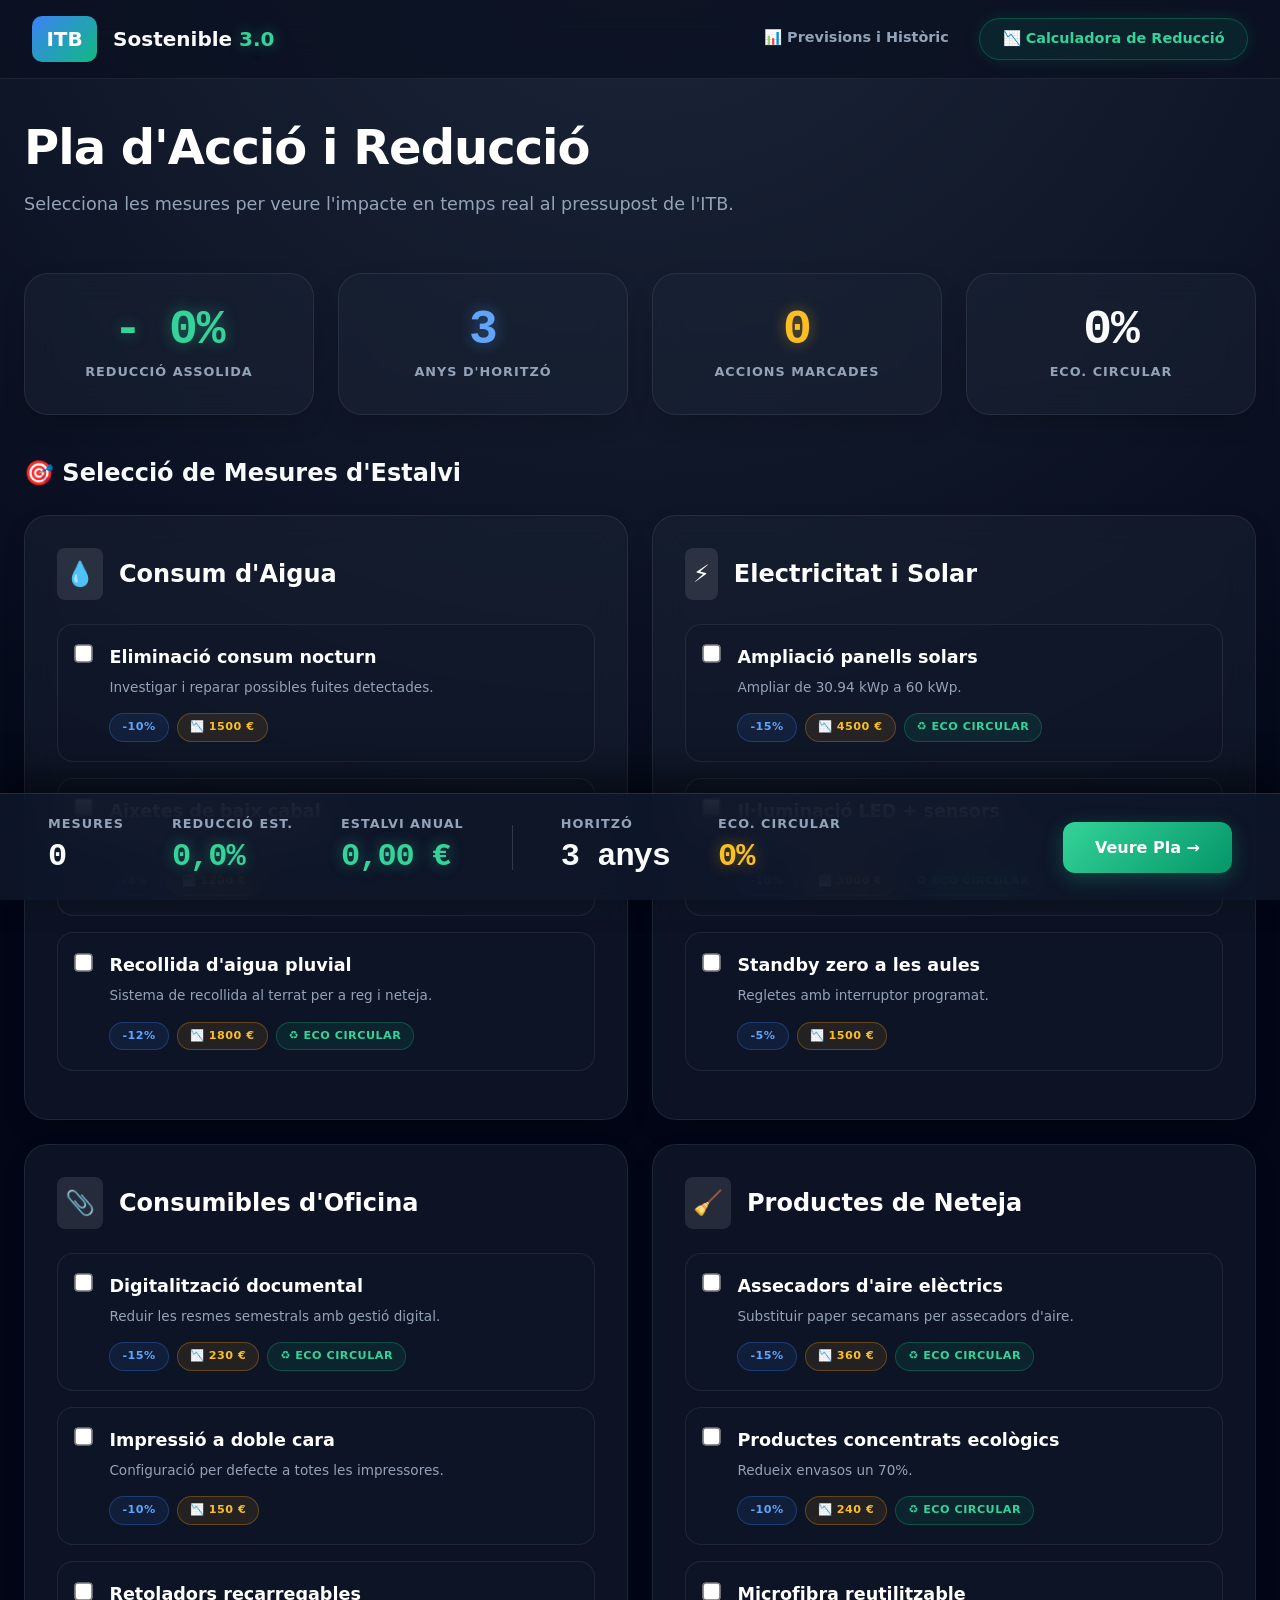
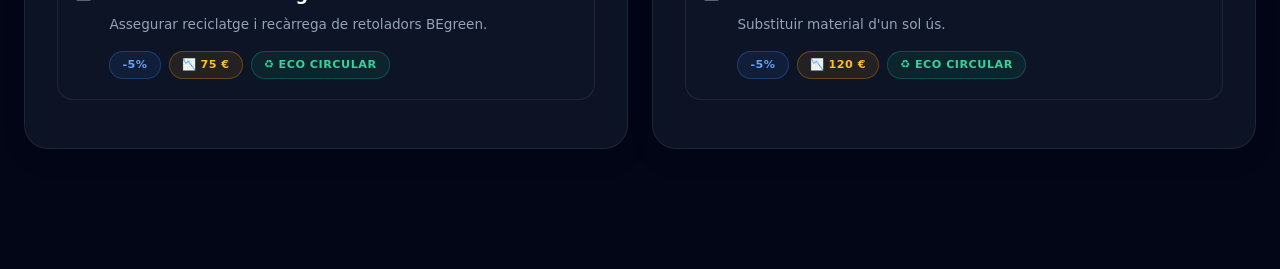
<file: reduccio.html>
<!DOCTYPE html>
<html lang="ca">
<head>
    <meta charset="UTF-8">
    <meta name="viewport" content="width=device-width, initial-scale=1.0">
    <title>ITB Sostenible | Calculadora de Reducció</title>
    <link rel="stylesheet" href="styles.css">
</head>
<body>
    <nav class="navbar">
        <div class="logo-container">
            <div class="logo-box">ITB</div>
            <span>Sostenible <span class="text-emerald">3.0</span></span>
        </div>
        <div class="nav-tabs">
            <a href="index.html">📊 Previsions i Històric</a>
            <a href="reduccio.html" class="active">📉 Calculadora de Reducció</a>
        </div>
    </nav>

    <main class="container">
        <header>
            <h1>Pla d'Acció i Reducció</h1>
            <p>Selecciona les mesures per veure l'impacte en temps real al pressupost de l'ITB.</p>
        </header>

        <div class="grid-4">
            <div class="glass-card text-center">
                <div class="stat-value text-emerald mono" id="top-reduccio">- 0%</div>
                <div class="stat-label">Reducció Assolida</div>
            </div>
            <div class="glass-card text-center">
                <div class="stat-value text-blue mono">3</div>
                <div class="stat-label">Anys d'Horitzó</div>
            </div>
            <div class="glass-card text-center">
                <div class="stat-value text-amber mono" id="top-mesures">0</div>
                <div class="stat-label">Accions Marcades</div>
            </div>
            <div class="glass-card text-center">
                <div class="stat-value mono" id="top-eco">0%</div>
                <div class="stat-label">Eco. Circular</div>
            </div>
        </div>

        <h3 style="margin-bottom: 1.5rem; font-size: 1.5rem;">🎯 Selecció de Mesures d'Estalvi</h3>

        <div class="grid-2" id="actions-container"></div>
    </main>

    <div class="floating-bar">
        <div class="floating-stats">
            <div class="float-item">
                <span class="stat-label">Mesures</span>
                <span class="float-val mono" id="bot-mesures">0</span>
            </div>
            <div class="float-item">
                <span class="stat-label">Reducció Est.</span>
                <span class="float-val text-emerald mono" id="bot-reduccio">0,0%</span>
            </div>
            <div class="float-item">
                <span class="stat-label">Estalvi Anual</span>
                <span class="float-val text-emerald mono" id="bot-estalvi">0,00 €</span>
            </div>

            <div class="separator"></div>

            <div class="float-item hide-mobile">
                <span class="stat-label">Horitzó</span>
                <span class="float-val mono">3 anys</span>
            </div>
            <div class="float-item hide-mobile">
                <span class="stat-label">Eco. Circular</span>
                <span class="float-val text-amber mono" id="bot-eco">0%</span>
            </div>
        </div>
        <button class="btn-primary">Veure Pla →</button>
    </div>

    <script src="script_reduccio.js"></script>
</body>
</html>
</file>
<file: styles.css>
/* =========================================
   VARIABLES GLOBALES (Paleta Dark Premium)
   ========================================= */
:root {
    --bg-dark: #020617; /* Azul noche profundo para máximo contraste */
    --bg-card: rgba(30, 41, 59, 0.4); /* Cristal más transparente */
    --bg-card-hover: rgba(30, 41, 59, 0.7);
    --border-glass: rgba(255, 255, 255, 0.08);
    --text-main: #f8fafc;
    --text-muted: #94a3b8;

    /* Colores de acento Neón */
    --emerald-500: #10b981;
    --emerald-400: #34d399;
    --emerald-bg: rgba(16, 185, 129, 0.1);

    --blue-500: #3b82f6;
    --blue-400: #60a5fa;
    --blue-bg: rgba(59, 130, 246, 0.1);

    --amber-500: #f59e0b;
    --amber-400: #fbbf24;
    --amber-bg: rgba(245, 158, 11, 0.1);

    --magenta-400: #e879f9;
    --magenta-bg: rgba(232, 121, 249, 0.1);
}

/* =========================================
   ESTILOS BASE
   ========================================= */
* { box-sizing: border-box; margin: 0; padding: 0; font-family: 'Segoe UI', system-ui, sans-serif; }

body {
    background-color: var(--bg-dark);
    /* Fondo con brillo radial suave en la parte superior para dar profundidad */
    background-image: radial-gradient(circle at 50% -20%, #1e293b 0%, #020617 100%);
    background-attachment: fixed;
    color: var(--text-main);
    padding-bottom: 120px; /* Espacio para la barra flotante */
    line-height: 1.5;
}

.mono { font-family: 'Courier New', Courier, monospace; }

/* =========================================
   NAVEGACIÓN PREMIUM
   ========================================= */
.navbar {
    position: sticky; top: 0; z-index: 100;
    background: rgba(11, 17, 33, 0.8);
    backdrop-filter: blur(20px);
    border-bottom: 1px solid var(--border-glass);
    padding: 1rem 2rem;
    display: flex; justify-content: space-between; align-items: center;
    margin-bottom: 2rem;
}

.logo-container { display: flex; align-items: center; gap: 1rem; font-size: 1.25rem; font-weight: bold; }
.logo-box {
    background: linear-gradient(135deg, var(--blue-500), var(--emerald-500));
    color: white; padding: 0.5rem 0.9rem; border-radius: 10px; font-weight: 900;
}

.nav-tabs { display: flex; gap: 0.5rem; }
.nav-tabs a {
    text-decoration: none; color: var(--text-muted);
    padding: 0.6rem 1.4rem; border-radius: 9999px; font-weight: 600; font-size: 0.9rem;
    transition: all 0.3s ease;
}
.nav-tabs a:hover { color: var(--text-main); background: rgba(255,255,255,0.05); }
.nav-tabs a.active {
    background: var(--emerald-bg); color: var(--emerald-400);
    border: 1px solid rgba(16, 185, 129, 0.3);
    box-shadow: 0 0 15px rgba(16, 185, 129, 0.15); /* Resplandor activo */
}

/* =========================================
   ESTRUCTURA PRINCIPAL Y TARJETAS GLASS
   ========================================= */
.container { max-width: 1300px; margin: 0 auto; padding: 0 1.5rem; }

header { margin-bottom: 3.5rem; text-align: left; }
header h1 { font-size: 3rem; font-weight: 900; margin-bottom: 0.5rem; color: white; letter-spacing: -1px; }
header p { color: var(--text-muted); font-size: 1.1rem; }

/* Grids */
.grid-4 { display: grid; grid-template-columns: repeat(auto-fit, minmax(220px, 1fr)); gap: 1.5rem; margin-bottom: 2.5rem; }
.grid-2 { display: grid; grid-template-columns: repeat(auto-fit, minmax(450px, 1fr)); gap: 1.5rem; }

/* Tarjetas base con efecto cristal profundo */
.glass-card {
    background: var(--bg-card);
    backdrop-filter: blur(16px);
    border: 1px solid var(--border-glass);
    border-radius: 24px; padding: 2rem;
    transition: all 0.4s cubic-bezier(0.165, 0.84, 0.44, 1);
    box-shadow: 0 10px 30px -10px rgba(0,0,0,0.3);
}
.glass-card.text-center { text-align: center; }

/* Efecto levitación al pasar el ratón */
.glass-card:hover {
    transform: translateY(-5px);
    border-color: rgba(255, 255, 255, 0.15);
    box-shadow: 0 20px 40px -10px rgba(0,0,0,0.5);
}

/* =========================================
   TEXTOS BRILLANTES (EFECTO NEÓN)
   ========================================= */
.stat-value { font-size: 3rem; font-weight: 900; margin-bottom: 0.5rem; letter-spacing: -1px; line-height: 1; }
.stat-label { font-size: 0.8rem; font-weight: 700; color: var(--text-muted); text-transform: uppercase; letter-spacing: 1px; }

.text-emerald { color: var(--emerald-400); text-shadow: 0 0 15px rgba(52, 211, 153, 0.4); }
.text-blue { color: var(--blue-400); text-shadow: 0 0 15px rgba(96, 165, 250, 0.4); }
.text-amber { color: var(--amber-400); text-shadow: 0 0 15px rgba(251, 191, 36, 0.4); }
.text-magenta { color: var(--magenta-400); text-shadow: 0 0 15px rgba(232, 121, 249, 0.4); }

/* =========================================
   KPI DASHBOARD 2x2 (Exclusivo para index.html)
   ========================================= */
.kpi-grid {
    display: grid;
    grid-template-columns: repeat(2, 1fr); /* 2x2 Fijo */
    gap: 2rem;
    margin-bottom: 3rem;
}

/* Bordes superiores de colores para las tarjetas grandes */
.card-elec { border-top: 3px solid var(--amber-500); }
.card-elec:hover { box-shadow: 0 15px 35px rgba(245, 158, 11, 0.15); }

.card-water { border-top: 3px solid var(--blue-500); }
.card-water:hover { box-shadow: 0 15px 35px rgba(59, 130, 246, 0.15); }

.card-office { border-top: 3px solid var(--emerald-500); }
.card-office:hover { box-shadow: 0 15px 35px rgba(16, 185, 129, 0.15); }

.card-clean { border-top: 3px solid #d946ef; }
.card-clean:hover { box-shadow: 0 15px 35px rgba(217, 70, 239, 0.15); }

.card-title { font-size: 1.3rem; font-weight: 800; margin-bottom: 1.5rem; display: flex; align-items: center; gap: 0.8rem; color: white; }

/* Cajas de estadísticas interiores adaptables */
.kpi-stats {
    display: flex;
    flex-wrap: wrap; /* Arreglo para que no se aplasten */
    gap: 1rem;
}

.stat-block {
    flex: 1;
    min-width: 160px; /* Ancho mínimo para que bajen a la siguiente línea si es estrecho */
    background: rgba(0,0,0,0.3);
    padding: 1.2rem;
    border-radius: 16px;
    border: 1px solid transparent;
}
.stat-block.projection {
    background: rgba(255,255,255,0.03);
    border: 1px solid rgba(255,255,255,0.08);
}

/* Textos de los KPIs separados */
.stat-label-sm {
    display: block; font-size: 0.7rem; font-weight: 700; color: var(--text-muted);
    margin-bottom: 0.8rem; text-transform: uppercase; letter-spacing: 0.5px;
    white-space: normal; line-height: 1.3;
}
.value-wrapper { display: flex; align-items: baseline; gap: 0.4rem; margin-bottom: 0.4rem; flex-wrap: wrap; }
.val-num { font-size: 2rem; font-weight: 900; line-height: 1; color: white; }
.val-unit { font-size: 0.9rem; color: var(--text-muted); font-weight: 700; }
.val-cost { display: block; font-size: 0.8rem; color: var(--text-muted); padding-top: 0.5rem; border-top: 1px solid rgba(255,255,255,0.05); }

/* Colorear el número de la proyección con brillo */
.card-elec .projection .val-num { color: var(--amber-400); text-shadow: 0 0 10px rgba(245, 158, 11, 0.4); }
.card-water .projection .val-num { color: var(--blue-400); text-shadow: 0 0 10px rgba(96, 165, 250, 0.4); }
.card-office .projection .val-num { color: var(--emerald-400); text-shadow: 0 0 10px rgba(52, 211, 153, 0.4); }
.card-clean .projection .val-num { color: var(--magenta-400); text-shadow: 0 0 10px rgba(232, 121, 249, 0.4); }

/* =========================================
   LISTA DE ACCIONES (Calculadora)
   ========================================= */
.category-header { display: flex; align-items: center; gap: 1rem; font-size: 1.5rem; font-weight: bold; margin-bottom: 1.5rem; color: white; }

.action-item {
    background: rgba(15, 23, 42, 0.4);
    border: 1px solid var(--border-glass);
    border-radius: 16px; padding: 1.2rem; margin-bottom: 1rem;
    display: flex; gap: 1.2rem; align-items: flex-start; transition: 0.3s;
}
.action-item:hover { border-color: rgba(16, 185, 129, 0.4); background: rgba(30, 41, 59, 0.8); transform: translateX(5px); }

.action-item input[type="checkbox"] { margin-top: 0.2rem; transform: scale(1.4); cursor: pointer; accent-color: var(--emerald-500); }
.action-details h4 { font-size: 1.1rem; margin-bottom: 0.4rem; color: white; cursor: pointer; transition: 0.2s; }
.action-item:hover .action-details h4 { color: var(--emerald-400); }
.action-details p { font-size: 0.85rem; color: var(--text-muted); margin-bottom: 1rem; line-height: 1.5; }

/* Badges (Etiquetas) */
.badges-container { display: flex; flex-wrap: wrap; gap: 0.5rem; }
.badge { font-size: 0.7rem; font-weight: bold; padding: 5px 12px; border-radius: 20px; text-transform: uppercase; letter-spacing: 0.5px; }
.badge-blue { background: var(--blue-bg); color: var(--blue-400); border: 1px solid rgba(59, 130, 246, 0.3); }
.badge-amber { background: var(--amber-bg); color: var(--amber-400); border: 1px solid rgba(245, 158, 11, 0.3); }
.badge-emerald { background: var(--emerald-bg); color: var(--emerald-400); border: 1px solid rgba(16, 185, 129, 0.3); }

/* =========================================
   BARRA FLOTANTE PREMIUM
   ========================================= */
.floating-bar {
    position: fixed; bottom: 0; left: 0; width: 100%;
    background: rgba(15, 23, 42, 0.85);
    backdrop-filter: blur(25px);
    border-top: 1px solid rgba(255,255,255,0.1);
    padding: 1.2rem 3rem; z-index: 1000;
    display: flex; justify-content: space-between; align-items: center;
    box-shadow: 0 -15px 40px rgba(0,0,0,0.6);
}

.floating-stats { display: flex; gap: 3rem; align-items: center; }
.float-item { display: flex; flex-direction: column; }
.float-val { font-size: 2rem; font-weight: 900; letter-spacing: -1px; }
.separator { width: 1px; height: 45px; background-color: rgba(255,255,255,0.15); }

.btn-primary {
    background: linear-gradient(135deg, var(--emerald-400), #059669);
    color: white; border: none; padding: 1rem 2rem; border-radius: 12px;
    font-size: 1rem; font-weight: 800; cursor: pointer; transition: 0.3s;
    box-shadow: 0 5px 20px rgba(16, 185, 129, 0.3);
}
.btn-primary:hover { transform: translateY(-3px); box-shadow: 0 8px 25px rgba(16, 185, 129, 0.5); }

/* =========================================
   RESPONSIVE (MÓVILES Y TABLETS)
   ========================================= */
@media (max-width: 900px) {
    /* El 2x2 pasa a ser 1 columna en móviles */
    .kpi-grid { grid-template-columns: 1fr; }
    .grid-2 { grid-template-columns: 1fr; }
    .floating-stats { gap: 1.5rem; }
    .hide-mobile, .separator { display: none; }
    .float-val { font-size: 1.5rem; }
    .navbar { flex-direction: column; gap: 1rem; padding: 1rem; }
}
</file>
